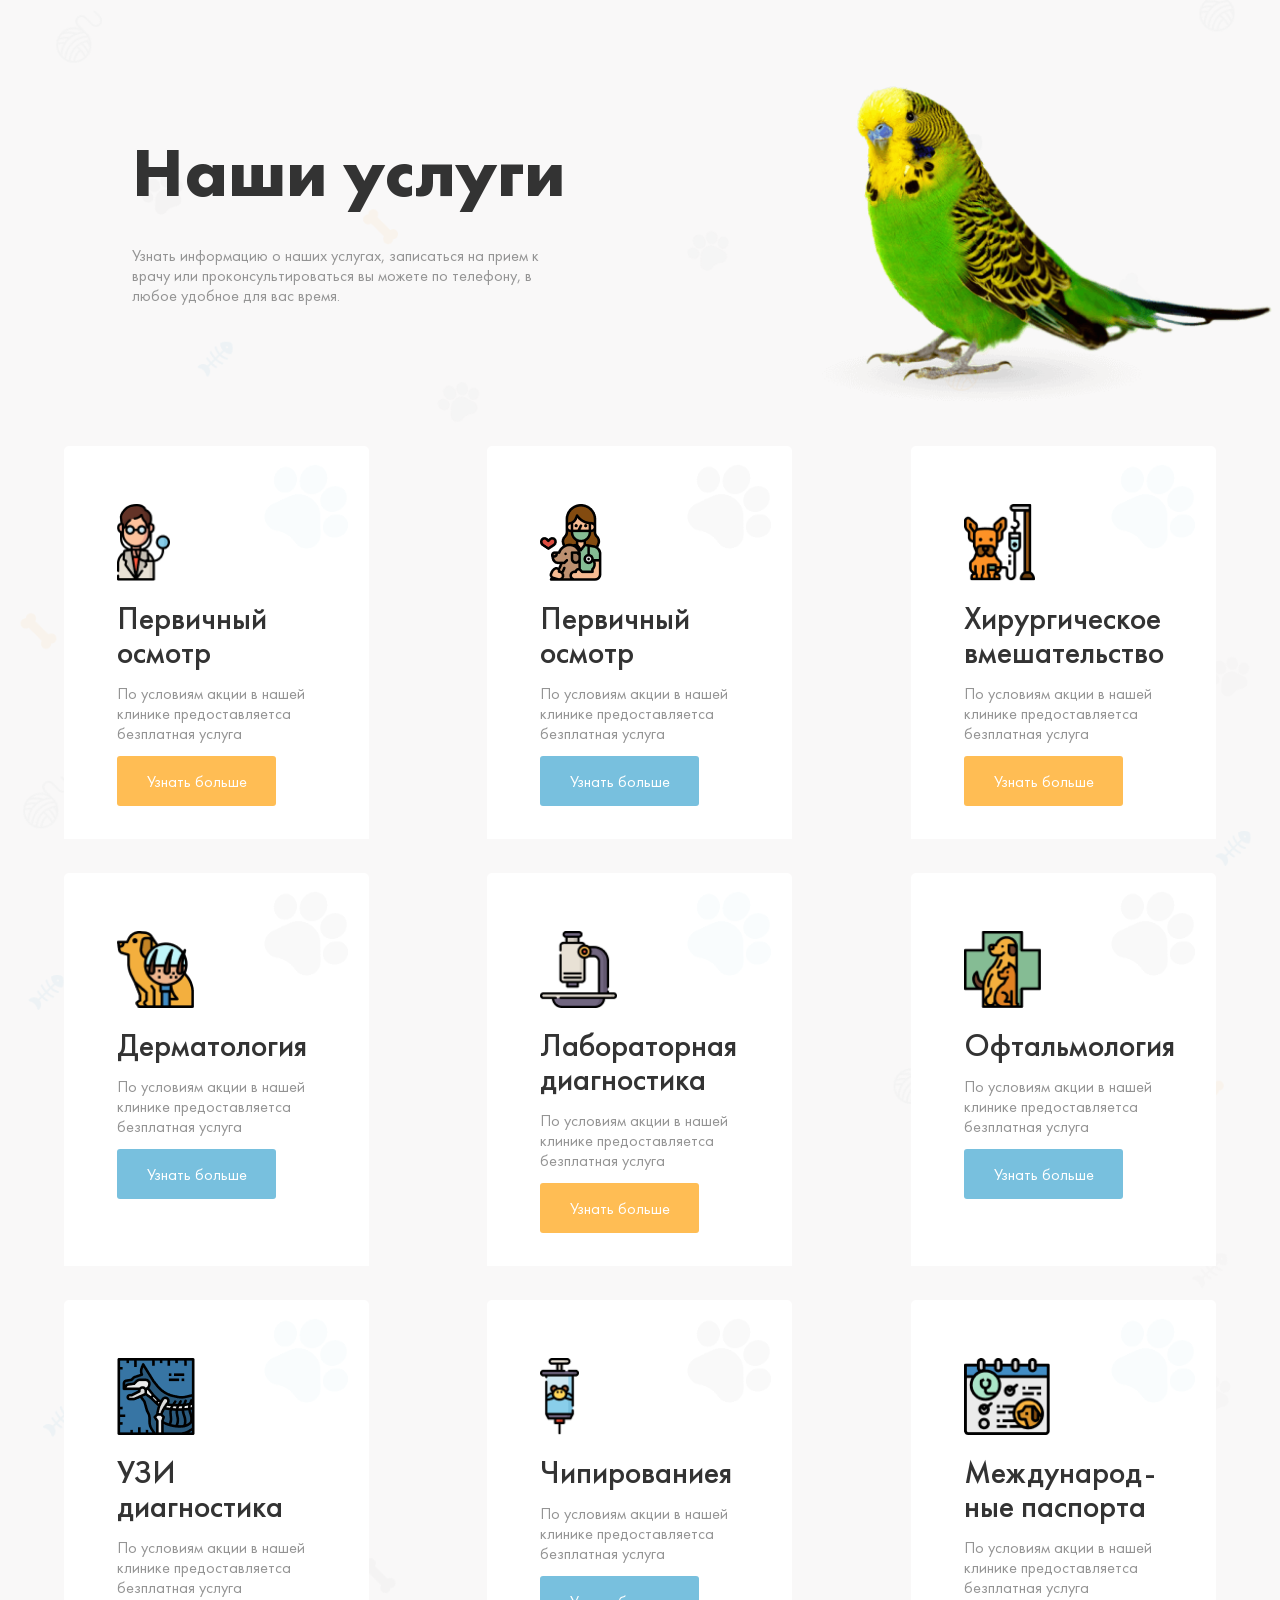
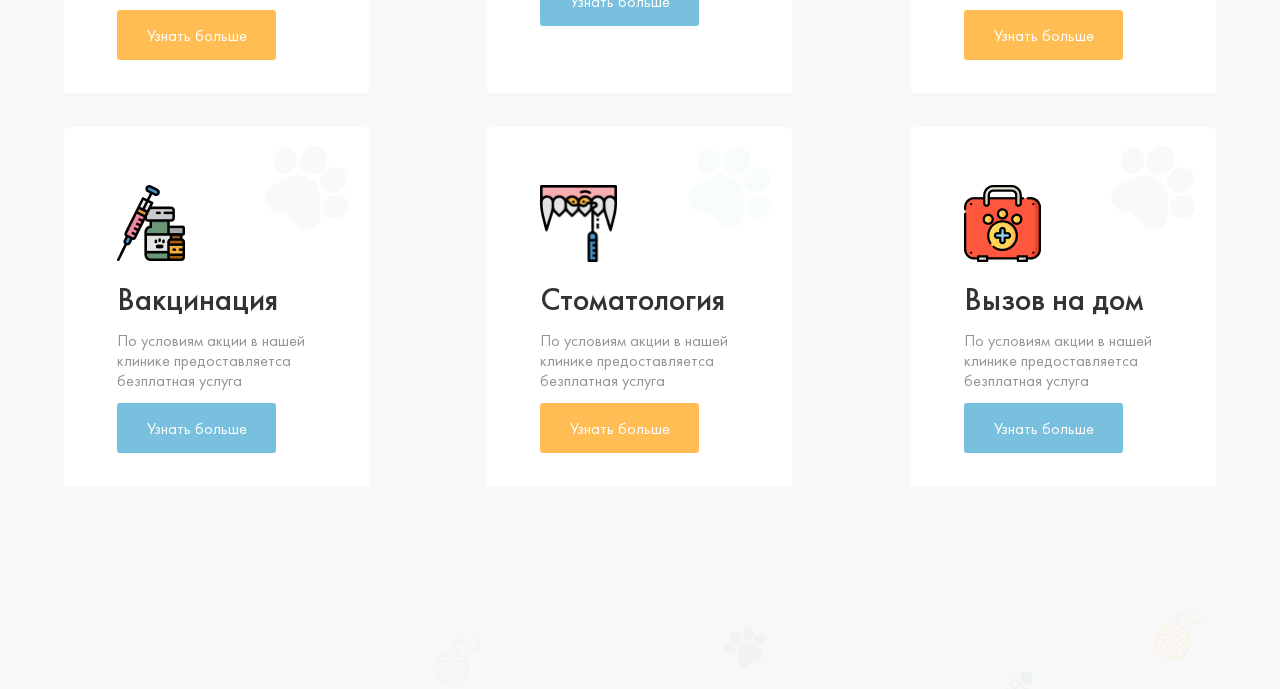
<file: index.html>
<!DOCTYPE html>
<html lang="en">
<head>
  <meta charset="UTF-8">
  <meta name="viewport" content="width=device-width, initial-scale=1.0">
  <meta name="viewport" content= "width=device-width, user-scalable=no">
  <title>Наши Услуги</title>
  <link rel="stylesheet" href="css/normalize.css">
  <link rel="stylesheet" href="css/styles.css">
</head>
<body>

  <main class="main-part">

    <h1 class="visually-hidden">Наши услуги page</h1>

    <div class="services-intro">
      <div class="container services-intro__container">
        <div class="services__info">
          <h2 class="services__info-heading">Наши услуги</h2>
          <p class="services__info-text">Узнать информацию о наших услугах, записаться на прием к врачу или проконсультироваться вы можете по телефону, в любое удобное для вас время.</p>
        </div>
      </div>
    </div>

    <section class="services">
      <div class="container">

        <ul class="services__list">
          <li class="services__item service">
            <h3 class="service__name service__one">Первичный осмотр</h3>
            <p class="service__text">По условиям акции в нашей клинике предоставляетса безплатная услуга</p>
            <a class="service__link" href="#">Узнать больше</a>
          </li>
          <li class="services__item service">
            <h3 class="service__name service__two">Первичный осмотр</h3>
            <p class="service__text">По условиям акции в нашей клинике предоставляетса безплатная услуга</p>
            <a class="service__link" href="#">Узнать больше</a>
          </li>
          <li class="services__item service">
            <h3 class="service__name service__three">Хирургическое вмешательство</h3>
            <p class="service__text">По условиям акции в нашей клинике предоставляетса безплатная услуга</p>
            <a class="service__link" href="#">Узнать больше</a>
          </li>
          <li class="services__item service">
            <h3 class="service__name service__four">Дерматология</h3>
            <p class="service__text">По условиям акции в нашей клинике предоставляетса безплатная услуга</p>
            <a class="service__link" href="#">Узнать больше</a>
          </li>
          <li class="services__item service">
            <h3 class="service__name service__five">Лабораторная диагностика</h3>
            <p class="service__text">По условиям акции в нашей клинике предоставляетса безплатная услуга</p>
            <a class="service__link" href="#">Узнать больше</a>
          </li>
          <li class="services__item service">
            <h3 class="service__name service__six">Офтальмология</h3>
            <p class="service__text">По условиям акции в нашей клинике предоставляетса безплатная услуга</p>
            <a class="service__link" href="#">Узнать больше</a>
          </li>
          <li class="services__item service">
            <h3 class="service__name service__seven">УЗИ
              диагностика</h3>
            <p class="service__text">По условиям акции в нашей клинике предоставляетса безплатная услуга</p>
            <a class="service__link" href="#">Узнать больше</a>
          </li>
          <li class="services__item service">
            <h3 class="service__name service__eight">Чипированиея</h3>
            <p class="service__text">По условиям акции в нашей клинике предоставляетса безплатная услуга</p>
            <a class="service__link" href="#">Узнать больше</a>
          </li>
          <li class="services__item service">
            <h3 class="service__name service__nine">Международ-
              ные паспорта</h3>
            <p class="service__text">По условиям акции в нашей клинике предоставляетса безплатная услуга</p>
            <a class="service__link" href="#">Узнать больше</a>
          </li>
          <li class="services__item service">
            <h3 class="service__name service__ten">Вакцинация</h3>
            <p class="service__text">По условиям акции в нашей клинике предоставляетса безплатная услуга</p>
            <a class="service__link" href="#">Узнать больше</a>
          </li>
          <li class="services__item service">
            <h3 class="service__name service__eleven">Стоматология</h3>
            <p class="service__text">По условиям акции в нашей клинике предоставляетса безплатная услуга</p>
            <a class="service__link" href="#">Узнать больше</a>
          </li>
          <li class="services__item service">
            <h3 class="service__name service__twelve">Вызов на дом</h3>
            <p class="service__text">По условиям акции в нашей клинике предоставляетса безплатная услуга</p>
            <a class="service__link" href="#">Узнать больше</a>
          </li>
        </ul>

      </div>
    </section>

  </main>

</body>
</html>
</file>
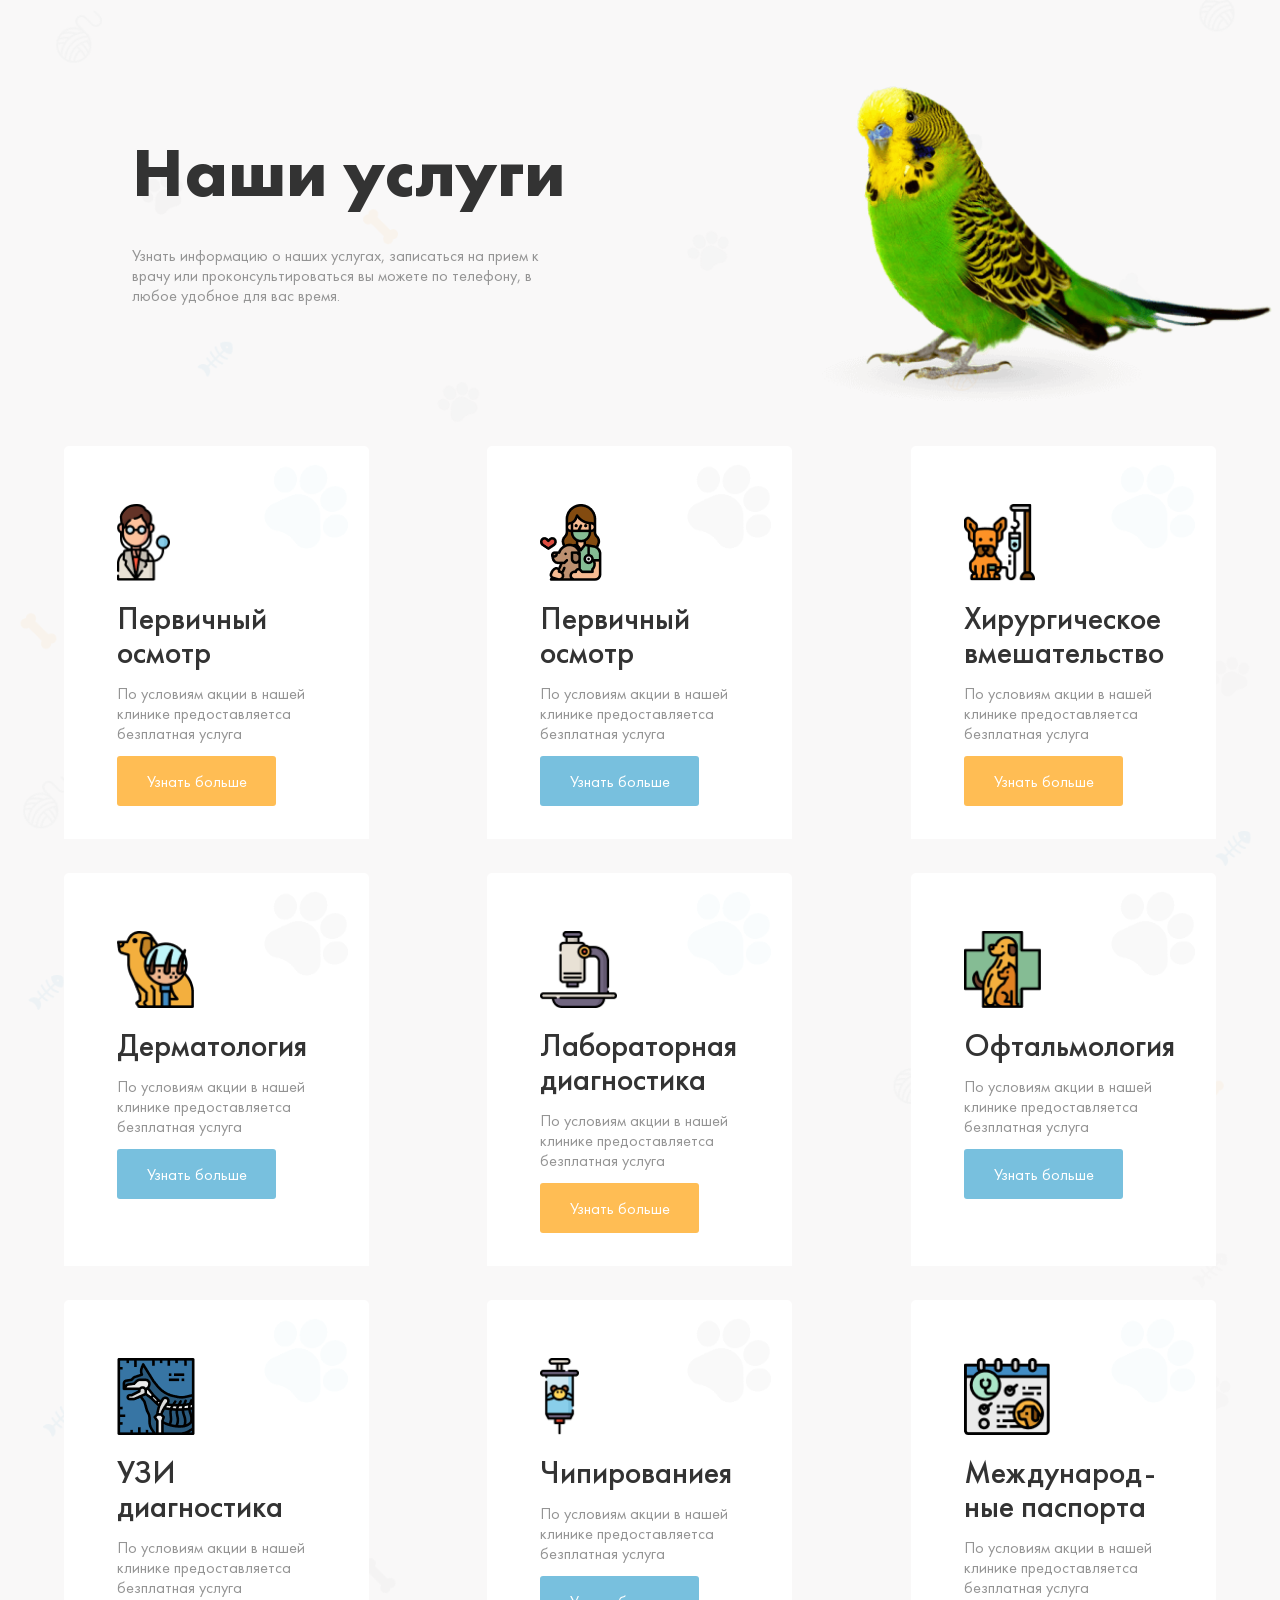
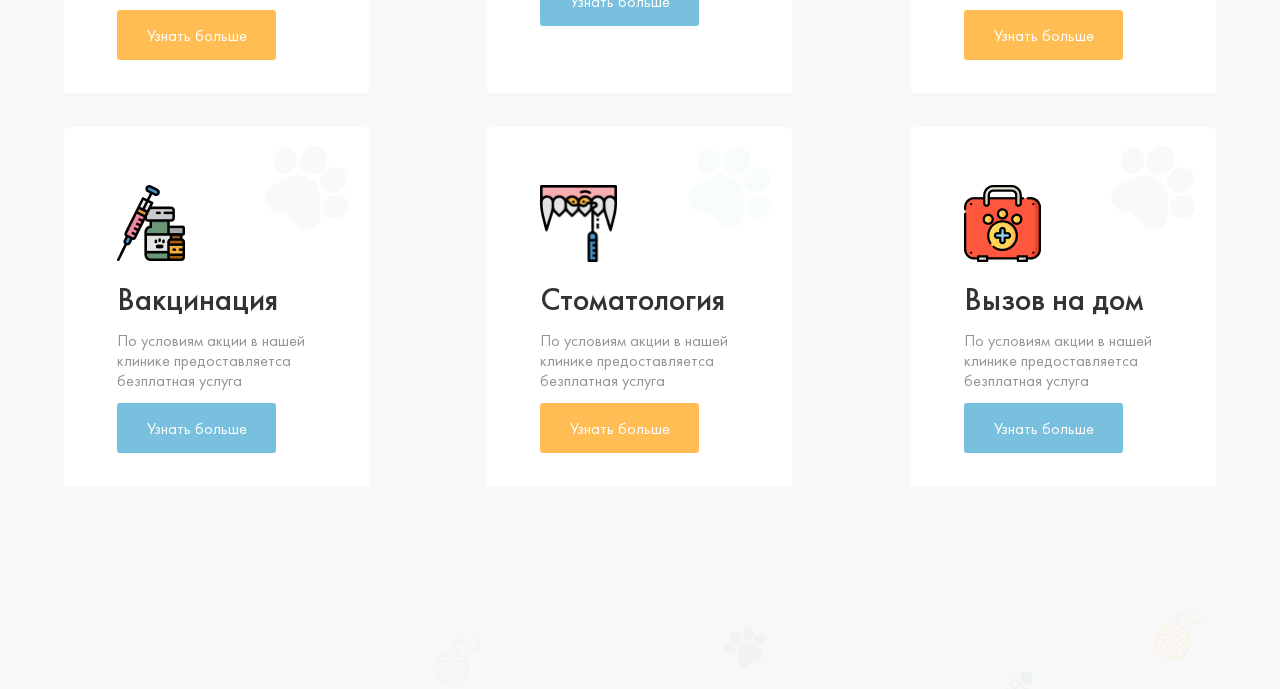
<file: nashi-uslugi.html>
<!DOCTYPE html>
<html lang="en">
<head>
  <meta charset="UTF-8">
  <meta name="viewport" content="width=device-width, initial-scale=1.0">
  <title>Наши Услуги</title>
  <link rel="stylesheet" href="css/normalize.css">
  <link rel="stylesheet" href="css/styles.css">
</head>
<body>

  <main class="main-part">

    <section class="services-intro">
      <div class="container services-intro__container">
        <div class="services__info">
          <h1 class="services__info-heading">Наши услуги</h1>
          <p class="services__info-text">Узнать информацию о наших услугах, записаться на прием к врачу или проконсультироваться вы можете по телефону, в любое удобное для вас время.</p>
        </div>
      </div>
    </section>

    <section class="services">
      <div class="container">

        <ul class="services__list">
          <li class="services__item service">
            <h3 class="service__name service__one">Первичный осмотр</h3>
            <p class="service__text">По условиям акции в нашей клинике предоставляетса безплатная услуга</p>
            <a class="service__link" href="#">Узнать больше</a>
          </li>
          <li class="services__item service">
            <h3 class="service__name service__two">Первичный осмотр</h3>
            <p class="service__text">По условиям акции в нашей клинике предоставляетса безплатная услуга</p>
            <a class="service__link" href="#">Узнать больше</a>
          </li>
          <li class="services__item service">
            <h3 class="service__name service__three">Хирургическое вмешательство</h3>
            <p class="service__text">По условиям акции в нашей клинике предоставляетса безплатная услуга</p>
            <a class="service__link" href="#">Узнать больше</a>
          </li>
          <li class="services__item service">
            <h3 class="service__name service__four">Дерматология</h3>
            <p class="service__text">По условиям акции в нашей клинике предоставляетса безплатная услуга</p>
            <a class="service__link" href="#">Узнать больше</a>
          </li>
          <li class="services__item service">
            <h3 class="service__name service__five">Лабораторная диагностика</h3>
            <p class="service__text">По условиям акции в нашей клинике предоставляетса безплатная услуга</p>
            <a class="service__link" href="#">Узнать больше</a>
          </li>
          <li class="services__item service">
            <h3 class="service__name service__six">Офтальмология</h3>
            <p class="service__text">По условиям акции в нашей клинике предоставляетса безплатная услуга</p>
            <a class="service__link" href="#">Узнать больше</a>
          </li>
          <li class="services__item service">
            <h3 class="service__name service__seven">УЗИ
              диагностика</h3>
            <p class="service__text">По условиям акции в нашей клинике предоставляетса безплатная услуга</p>
            <a class="service__link" href="#">Узнать больше</a>
          </li>
          <li class="services__item service">
            <h3 class="service__name service__eight">Чипированиея</h3>
            <p class="service__text">По условиям акции в нашей клинике предоставляетса безплатная услуга</p>
            <a class="service__link" href="#">Узнать больше</a>
          </li>
          <li class="services__item service">
            <h3 class="service__name service__nine">Международ-
              ные паспорта</h3>
            <p class="service__text">По условиям акции в нашей клинике предоставляетса безплатная услуга</p>
            <a class="service__link" href="#">Узнать больше</a>
          </li>
          <li class="services__item service">
            <h3 class="service__name service__ten">Вакцинация</h3>
            <p class="service__text">По условиям акции в нашей клинике предоставляетса безплатная услуга</p>
            <a class="service__link" href="#">Узнать больше</a>
          </li>
          <li class="services__item service">
            <h3 class="service__name service__eleven">Стоматология</h3>
            <p class="service__text">По условиям акции в нашей клинике предоставляетса безплатная услуга</p>
            <a class="service__link" href="#">Узнать больше</a>
          </li>
          <li class="services__item service">
            <h3 class="service__name service__twelve">Вызов на дом</h3>
            <p class="service__text">По условиям акции в нашей клинике предоставляетса безплатная услуга</p>
            <a class="service__link" href="#">Узнать больше</a>
          </li>
        </ul>

      </div>
    </section>

  </main>

</body>
</html>
</file>
<file: css/styles.css>
/* FONTS */
@font-face {
  font-family: "Futura PT";
  font-weight: normal;
  font-style: normal;
  font-display: swap;
  src: url("../fonts/FuturaPT-Book.woff2") format("woff2"),
    url("../fonts/FuturaPT-Book.woff") format("woff");
}
@font-face {
  font-family: "Futura PT";
  font-weight: 500;
  font-style: normal;
  font-display: swap;
  src: url("../fonts/FuturaPT-Medium.woff2") format("woff2"),
    url("../fonts/FuturaPT-Medium.woff") format("woff");
}
@font-face {
  font-family: "Futura PT";
  font-weight: bold;
  font-style: normal;
  font-display: swap;
  src: url("../fonts/FuturaPT-Bold.woff2") format("woff2"),
    url("../fonts/FuturaPT-Bold.woff") format("woff");
}

html {
  box-sizing: border-box;
}

*,
*::before,
*::after {
  box-sizing: inherit;
}

body {
  padding: 0;
  margin: 0;
  line-height: 1.5;
  font-family: "Futura PT", "Arial", sans-serif;
  background-color: #f9f8f8;
  color: #333333;
  background-image: url("../img/bgimg.png");
  background-repeat: no-repeat;
  background-size: cover;
  background-position: center center;
}

.container {
  max-width: 1350px;
  padding-left: 20px;
  padding-right: 20px;
  margin-left: auto;
  margin-right: auto;
}

.img {
  max-width: 100%;
  height: auto;
}

.visually-hidden {
  position: absolute;
  width: 1px;
  height: 1px;
  margin: -1px;
  border: 0;
  padding: 0;
  clip: rect(0 0 0 0);
  overflow: hidden;
}

/* SERVICES-HTML-STYLES */
.services {
  margin-bottom: 169px;
}

.services-intro__container {
  width: 100%;
  padding-top: 120px;
  padding-bottom: 140px;
  background-image: url("../img/services-intro-bg.png");
  background-repeat: no-repeat;
  background-size: contain;
  background-position: center right;
}

.services__info {
  max-width: 447px;
  margin-left: 112px;
}

.services__info-heading {
  margin: 0;
  margin-bottom: 21px;
  font-size: 70px;
  ine-height: 64px;
}

.services__info-text {
  margin: 0;
  font-size: 16px;
  line-height: 20px;
  color: #949494;
}

.services__list {
  margin: 0;
  padding: 0;
  list-style-type: none;
  display: flex;
  flex-wrap: wrap;
  margin-left: -15px;
  margin-right: -15px;
}

.services__item {
  position: relative;
  z-index: 1;
  padding-top: 58px;
  padding-right: 22px;
  padding-bottom: 45px;
  padding-left: 53px;
  margin-left: 14px;
  margin-right: 14px;
  margin-bottom: 34px;
  max-width: 305px;
  background: #FFFFFF;
  border-radius: 5px 5px 0px 0px;
  transition: box-shadow 0.3s ease;
}

.services__item:hover {
  box-shadow: 0 0 13px -3px rgba(0, 0, 0, 0.5);
}

.service__name {
  margin: 0;
  margin-bottom: 14px;
  font-weight: 500;
  font-size: 32px;
  line-height: 34px;
}

.service__name::before {
  margin-bottom: 21px;
  display: block;
  height: 77px;
  width: auto;
  content: "";
  background-repeat: no-repeat;
  background-size: contain;
  background-position: left;
}

.service__one::before {
  background-image: url("../img/slider-one.png");
}

.service__two::before {
  background-image: url("../img/slider-two.png");
}

.service__three::before {
  background-image: url("../img/slider-three.png");
}

.service__four::before {
  background-image: url("../img/slider-four.png");
}

.service__five::before {
  background-image: url("../img/slider-five.png");
}

.service__six::before {
  background-image: url("../img/slider-six.png");
}

.service__seven::before {
  background-image: url("../img/slider-seven.png");
}

.service__eight::before {
  background-image: url("../img/slider-eight.png");
}

.service__nine::before {
  background-image: url("../img/slider-nine.png");
}

.service__ten::before {
  background-image: url("../img/slider-ten.png");
}

.service__eleven::before {
  background-image: url("../img/slider-eleven.png");
}

.service__twelve::before {
  background-image: url("../img/slider-tvelwe.png");
}

.services__item:nth-child(odd) .service__name::after {
  position: absolute;
  z-index: 1;
  display: block;
  top: 0;
  right: 0;
  width: 120px;
  height: 120px;
  content: "";
  background-image: url("../img/odd-pet.png");
  background-repeat: no-repeat;
  background-size: contain;
  background-position: left;
}

.services__item:nth-child(even) .service__name::after {
  position: absolute;
  z-index: 1;
  display: block;
  top: 0;
  right: 0;
  width: 120px;
  height: 120px;
  content: "";
  background-image: url("../img/even-pet.png");
  background-repeat: no-repeat;
  background-size: contain;
  background-position: left;
}

.service__text {
  margin: 0;
  margin-bottom: 26px;
  font-size: 16px;
  line-height: 20px;
  color: #949494;
}

.service__link {
  padding-top: 15px;
  padding-right: 29px;
  padding-bottom: 14px;
  padding-left: 30px;
  text-decoration: none;
  font-size: 16px;
  line-height: 21px;
  color: #fff;
  border-radius: 3px;
  transition: background-color 0.3s ease;
}

.services__item:hover .service__link.service__link {
  background-color: #000000;
}

.services__item:nth-child(odd) .service__link {
  background-color: #FFBD54;
}

.services__item:nth-child(even) .service__link {
  background-color: #78C0DE;
}

@media only screen and (max-width: 1350px) {

  .services__list {
    justify-content: space-around;
  }

}

@media only screen and (max-width: 1010px) {

  .services__list {
    justify-content: space-around;
  }

}

@media only screen and (max-width: 1000px) {
  .services__item {
    flex-grow: 1;
    max-width: 45%;
  }

  .services-intro__container {
    padding-top: 400px;
    padding-bottom: 50px;
    background-size: 450px auto;
    background-position: center top;
  }

  .services__info {
    margin-left: auto;
    margin-right: auto;
  }

}

@media only screen and (max-width: 670px) {

  .services__item {
    flex-grow: 1;
    max-width: 60%;
  }

}

@media only screen and (max-width: 520px) {

  .services__item {
    max-width: 305px;
  }

}

@media only screen and (max-width: 470px) {

  .services__info-heading {
    font-size: 60px;
  }
  
}

@media only screen and (max-width: 450px) {

  .services-intro__container {
    padding-top: 300px;
    padding-bottom: 50px;
    background-size: 350px auto;
    background-position: center top;
  }
  
}

@media only screen and (max-width: 410px) {

  .services__info-heading {
    font-size: 50px;
  }
  
}

@media only screen and (max-width: 350px) {

  .services-intro__container {
    padding-top: 200px;
    padding-bottom: 50px;
    background-size: 250px auto;
    background-position: center top;
  }

  .services__info-heading {
    font-size: 40px;
  }
  
}
</file>
